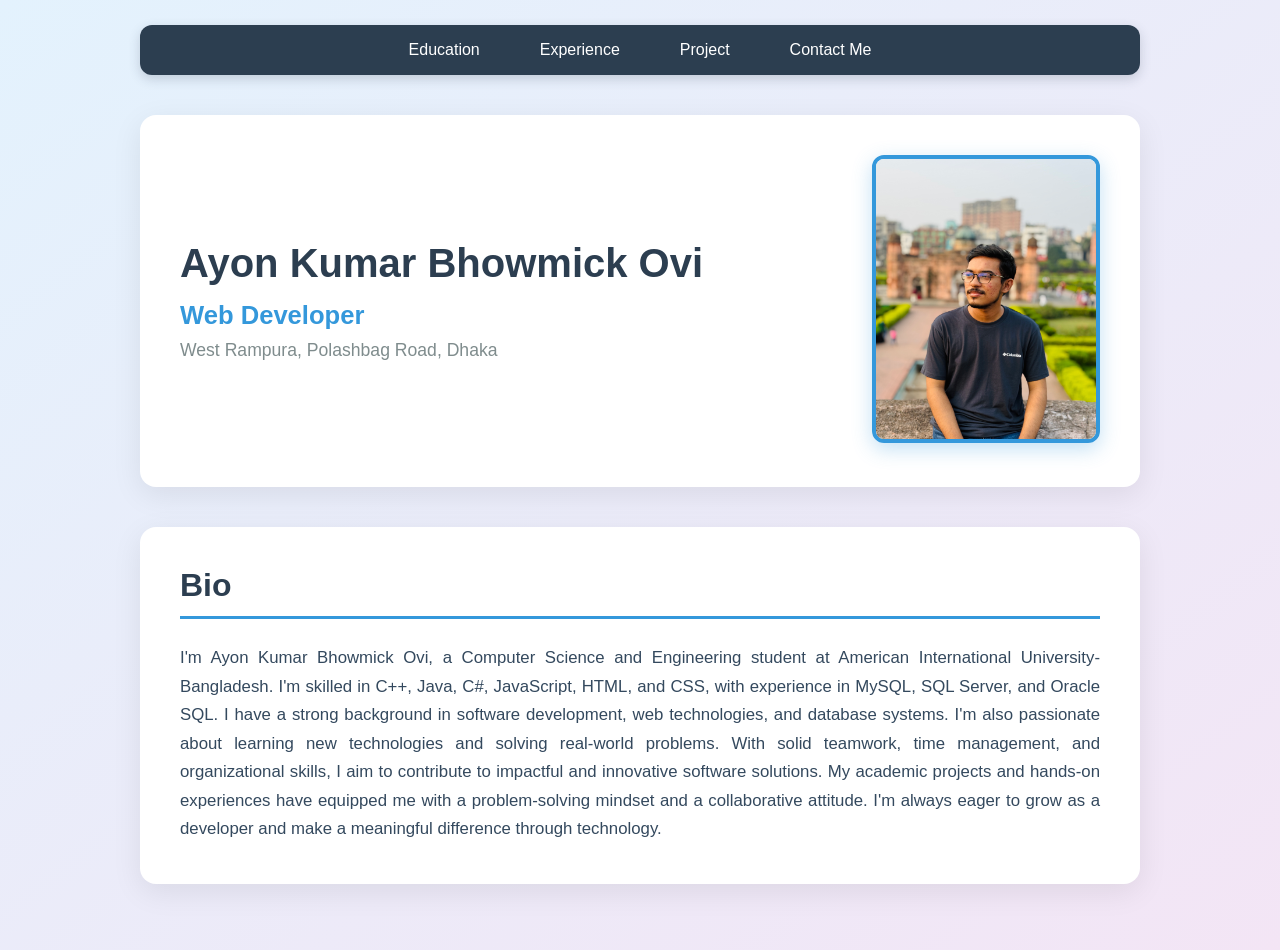
<file: Portfolio/index.html>
<!DOCTYPE html>
<html>
<head>
    <title>My Portfolio</title>
    <link rel="stylesheet" href="/Portfolio/style.css">

</head>

<body>
    <header>
      <nav>
        <ul>
            <li><a href="/Portfolio/HTML/Education.html">Education</a></li>
            <li><a href="/Portfolio/HTML/Experience.html">Experience</a></li>
            <li><a href="/Portfolio/HTML/Project.html">Project</a></li>
            <li><a href="/Portfolio/HTML/Contact Me.html">Contact Me</a></li>
        </ul>
      </nav>
    </header>
<main>
    
    <section class="introduction">
        <div class="intro-text">
            <h1>Ayon Kumar Bhowmick Ovi</h1>
            <h2>Web Developer</h2>
            <h3>West Rampura, Polashbag Road, Dhaka</h3>
        </div>
    <div class="intro-image">
            <img src="DATA/Ayon.jpeg" alt="Ayon Kumar Bhowmick" >
    </div>
       
    </section>

    <section class="bio">
        <h2>Bio</h2>
        <p>
            I'm Ayon Kumar Bhowmick Ovi, a Computer Science and Engineering student at
            American International University-Bangladesh. I'm skilled in C++, Java, C#,
            JavaScript, HTML, and CSS, with experience in MySQL, SQL Server, and Oracle SQL.
            I have a strong background in software development, web technologies, and database systems.
            I'm also passionate about learning new technologies and solving real-world problems.
            With solid teamwork, time management, and organizational skills, I aim to contribute to impactful
            and innovative software solutions. My academic projects and hands-on experiences have equipped
            me with a problem-solving mindset and a collaborative attitude. I'm always eager to grow as a developer and
            make a meaningful difference through technology.
        </p>
    </section>
</main>
</body>

</html>
</file>
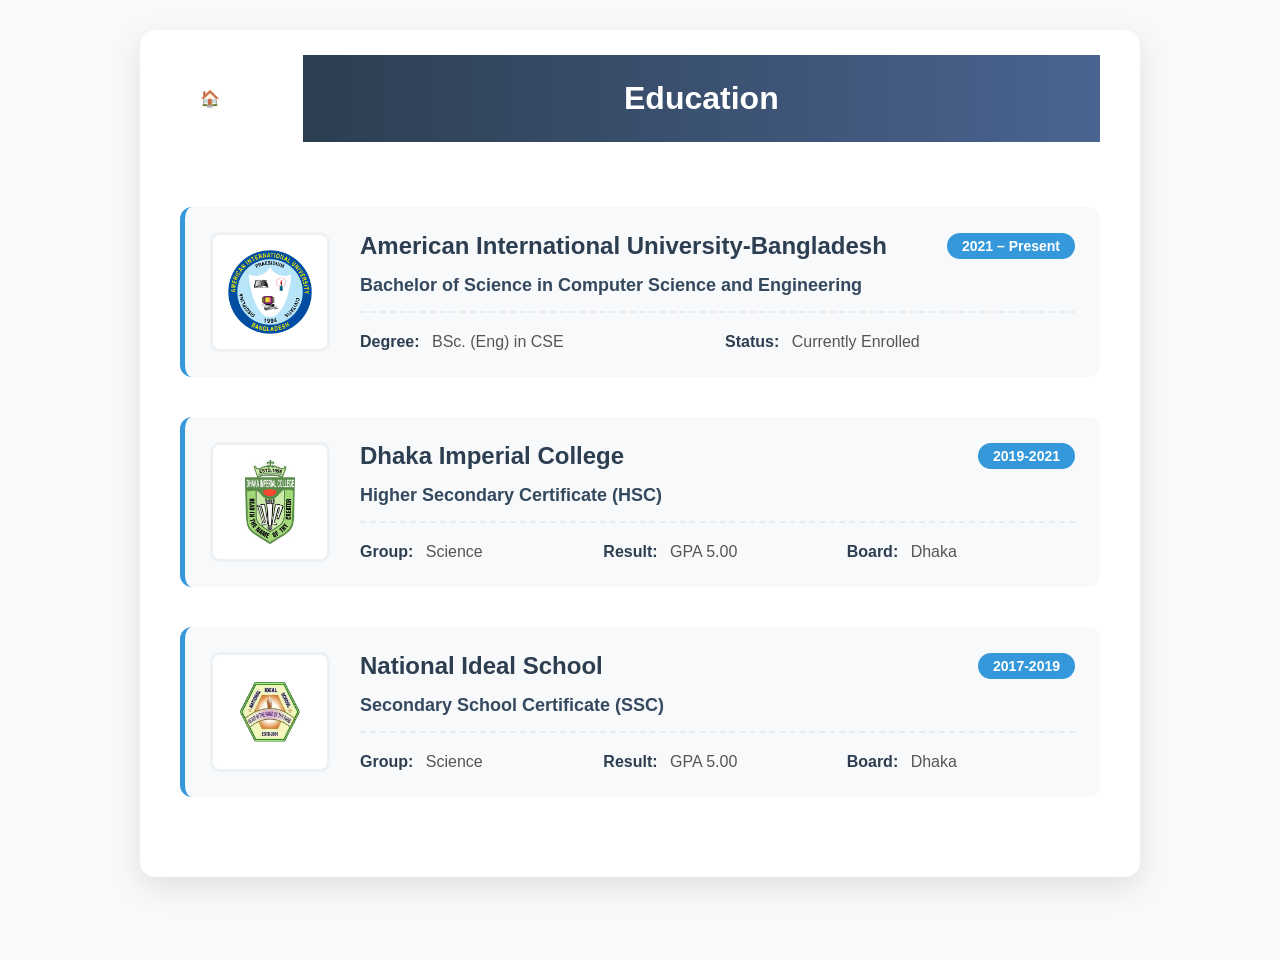
<file: Portfolio/HTML/Education.html>
<!DOCTYPE html>
<html lang="en">

<head>
    <meta charset="UTF-8">
    <meta name="viewport" content="width=device-width, initial-scale=1.0">
    <title>Education - My Portfolio</title>
    <link rel="stylesheet" href="/Portfolio/CSS/Education.css">
</head>

<body>
    
    <div class="education-container">
        <div class="education-header">
            <a href="/Portfolio/index.html" class="home-btn">🏠Home</a>
            <h1>Education</h1>
        </div>
        
        <div class="timeline">

            <!-- University -->
            <div class="timeline-item">
                <div class="timeline-content">
                    <div class="education-image">
                        <img src="../DATA/American_International_University-Bangladesh_Monogram.svg.png" alt="AIUB Logo"
                            class="logo">
                    </div>
                    <div class="education-info">
                        <div class="institution-header">
                            <h2>
                                <a href="https://www.aiub.edu/" target="_blank">
                                   American International University-Bangladesh
                                </a>
                            </h2>
                            <span class="year">2021 – Present</span>
                        </div>
                        <h3>Bachelor of Science in Computer Science and Engineering</h3>
                        <div class="details">
                            <p><strong>Degree:</strong> BSc. (Eng) in CSE</p>
                            <!-- <p><strong>CGPA:</strong> 3.58/4.00</p> -->
                            <p><strong>Status:</strong> Currently Enrolled</p>
                        </div>
                    </div>
                </div>
            </div>

            <!-- College -->
            <div class="timeline-item">
                <div class="timeline-content">
                    <div class="education-image">
                        <img src="../DATA/Dhaka_Imperial_College LOGO.png" alt="Dhaka Imperial College Logo"
                            class="logo">
                    </div>
                    <div class="education-info">
                        <div class="institution-header">
                            <h2>Dhaka Imperial College</h2>
                            <span class="year">2019-2021</span>
                        </div>
                        <h3>Higher Secondary Certificate (HSC)</h3>
                        <div class="details">
                            <p><strong>Group:</strong> Science</p>
                            <p><strong>Result:</strong> GPA 5.00</p>
                            <p><strong>Board:</strong> Dhaka</p>
                        </div>
                    </div>
                </div>
            </div>

            <!-- School -->
            <div class="timeline-item">
                <div class="timeline-content">
                    <div class="education-image">
                        <img src="../DATA/Logo-transparent nis.png" alt="National Ideal School Logo" class="logo">
                    </div>
                    <div class="education-info">
                        <div class="institution-header">
                            <h2>National Ideal School</h2>
                            <span class="year">2017-2019</span>
                        </div>
                        <h3>Secondary School Certificate (SSC)</h3>
                        <div class="details">
                            <p><strong>Group:</strong> Science</p>
                            <p><strong>Result:</strong> GPA 5.00</p>
                            <p><strong>Board:</strong> Dhaka</p>
                        </div>
                    </div>
                </div>
            </div>

        </div>
    </div>
</body>

</html>
</file>
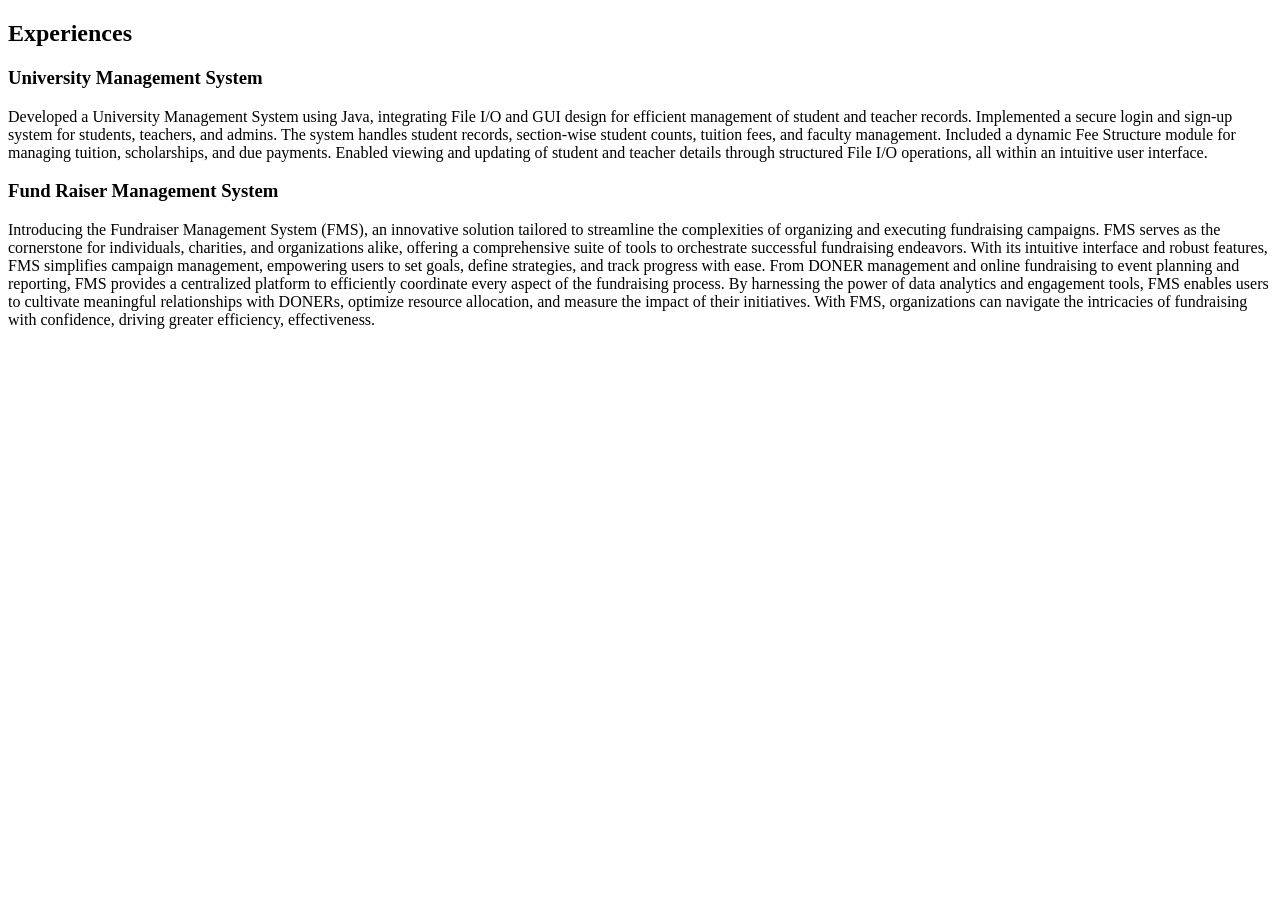
<file: Portfolio/HTML/Experience.html>
<!DOCTYPE html>
<html lang="en">

<head>
    <meta charset="UTF-8">
    <meta name="viewport" content="width=device-width, initial-scale=1.0">
    <title>Experience</title>
</head>

<body>
    <h2>Experiences</h2>
    <h3>University Management System</h3>
    <p>Developed a University Management System using Java, integrating File I/O and GUI design for efficient management
        of student and teacher records. Implemented a secure login and sign-up system for students, teachers, and
        admins. The system handles student records, section-wise student counts, tuition fees, and faculty management.
        Included a dynamic Fee Structure module for managing tuition, scholarships, and due payments. Enabled viewing
        and updating of student and teacher details through structured File I/O operations, all within an intuitive user
        interface.</p>
    <h3>Fund Raiser Management System</h3>
    <p>Introducing the Fundraiser Management System (FMS), an innovative solution tailored to streamline the
        complexities of organizing and executing fundraising campaigns. FMS serves as the cornerstone for individuals,
        charities, and organizations alike, offering a comprehensive suite of tools to orchestrate successful
        fundraising endeavors. With its intuitive interface and robust features, FMS simplifies campaign management,
        empowering users to set goals, define strategies, and track progress with ease. From DONER management and online
        fundraising to event planning and reporting, FMS provides a centralized platform to efficiently coordinate every
        aspect of the fundraising process. By harnessing the power of data analytics and engagement tools, FMS enables
        users to cultivate meaningful relationships with DONERs, optimize resource allocation, and measure the impact of
        their initiatives. With FMS, organizations can navigate the intricacies of fundraising with confidence, driving
        greater efficiency, effectiveness.
    </p>


</body>

</html>
</file>
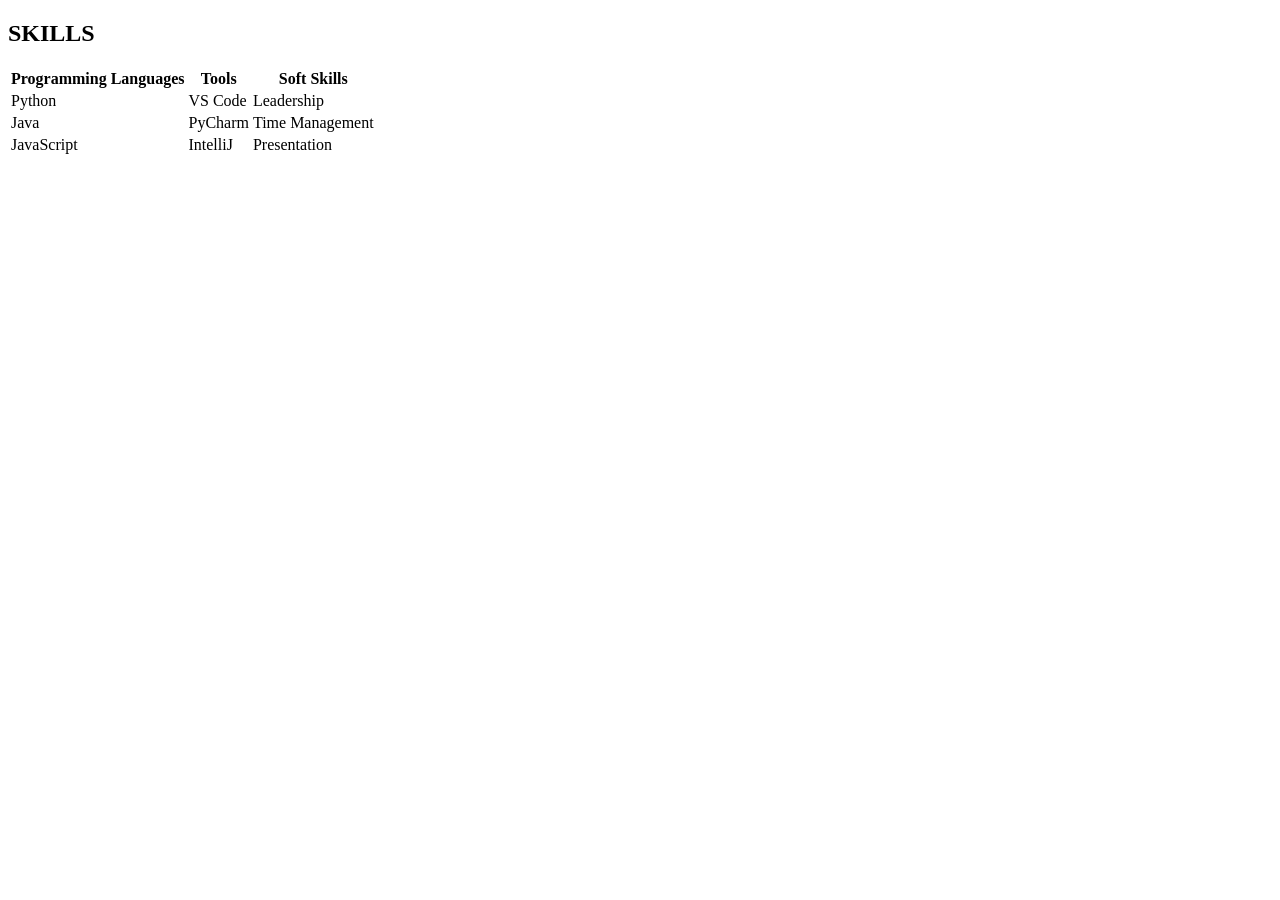
<file: Portfolio/HTML/Project.html>
<!DOCTYPE html>
<html lang="en">

<head>
    <meta charset="UTF-8">
    <meta name="viewport" content="width=device-width, initial-scale=1.0">
    <title>Skills</title>
</head>

<body>

    <h2>SKILLS</h2>
    <table>
        <tr>
            <th>Programming Languages</th>
            <th>Tools</th>
            <th>Soft Skills</th>
        </tr>
        <tr>
            <td> Python </td>
            <td> VS Code </td>
            <td> Leadership </td>
        </tr>
        <tr>
            <td> Java </td>
            <td> PyCharm </td>
            <td> Time Management </td>
        </tr>
        <tr>
            <td> JavaScript </td>
            <td> IntelliJ </td>
            <td> Presentation </td>
        </tr>
    </table>



</body>

</html>
</file>
<file: Portfolio/style.css>
/* Simple and Clean Portfolio CSS */
body {
    font-family: 'Segoe UI', Tahoma, Geneva, Verdana, sans-serif;
    background: linear-gradient(to bottom right, #e3f2fd, #f3e5f5);
    padding: 25px;
    margin: 0 auto;
    max-width: 1000px;
    min-height: 100vh;
}

/* Navigation - Clean Blue */
nav ul {
    display: flex;
    border-radius: 12px;
    list-style: none;
    background: #2c3e50;
    justify-content: center;
    padding: 0;
    margin: 0 0 40px 0;
    box-shadow: 0 4px 12px rgba(44, 62, 80, 0.2);
}

nav ul li {
    margin: 0;
}

nav ul a {
    display: block;
    text-decoration: none;
    color: white;
    padding: 16px 30px;
    font-size: 16px;
    font-weight: 500;
    /* transition: background 0.3s; */
}

nav ul a:hover {
    background: #3498db;
}

/* Introduction Section - Clean Card */
.introduction {
    display: flex;
    align-items: center;
    gap: 50px;
    margin-bottom: 40px;
    padding: 40px;
    background: white;
    border-radius: 16px;
    box-shadow: 0 8px 30px rgba(0, 0, 0, 0.08);
}

/* Picture on Right */
.intro-image {
    order: 2;
}

.intro-image img {
    width: 220px;
    height: 280px;
    border-radius: 12px;
    border: 4px solid #3498db;
    box-shadow: 0 6px 20px rgba(52, 152, 219, 0.3);
}

/* Text on Left */
.intro-text {
    flex: 1;
}

.intro-text h1 {
    color: #2c3e50;
    font-size: 2.5rem;
    margin: 0 0 15px 0;
    font-weight: 700;
}

.intro-text h2 {
    color: #3498db;
    font-size: 1.6rem;
    margin: 0 0 10px 0;
    font-weight: 600;
}

.intro-text h3 {
    color: #7f8c8d;
    font-size: 1.1rem;
    margin: 0;
    font-weight: 400;
}

/* Bio Section */
.bio {
    background: white;
    padding: 40px;
    border-radius: 16px;
    box-shadow: 0 8px 30px rgba(0, 0, 0, 0.08);
}

.bio h2 {
    color: #2c3e50;
    font-size: 2rem;
    margin: 0 0 25px 0;
    padding-bottom: 12px;
    border-bottom: 3px solid #3498db;
    font-weight: 600;
}

.bio p {
    line-height: 1.7;
    font-size: 1.05rem;
    color: #34495e;
    margin: 0;
    text-align: justify;
}
</file>
<file: Portfolio/CSS/Education.css>
body {
    margin: 0;
}

h1,h2,h3,p {
    margin-top: 0;
    margin-bottom: 10px;
}

div {
    box-sizing: border-box;
}

body {
    font-family: Arial, Helvetica, sans-serif;
    background-color: rgb(248, 249, 250);
    min-height: 100vh;
    padding: 30px;
}

.education-container {
    max-width: 1000px;
    margin: 0 auto;
    background: rgb(255, 255, 255);
    border-radius: 15px;
    box-shadow: 0 10px 30px rgba(0, 0, 0, 0.1);
    overflow: hidden;
}

h1 {
    background: linear-gradient(90deg, rgb(44, 62, 80), rgb(74, 100, 145));
    color: rgb(255, 255, 255);
    text-align: center;
    padding: 25px 40px;
    font-size: 32px;
    font-weight: bold;
    margin-bottom: 0;
}


.timeline {
    padding: 40px;
}

.timeline-item {
    margin-bottom: 40px;
    position: relative;
}


.timeline-content {
    display: flex;
    align-items: flex-start;
    gap: 30px;
    background: rgb(248, 249, 250);
    padding: 25px;
    border-radius: 12px;
    border-left: 5px solid rgb(52, 152, 219);
}

.timeline-content:hover {
    background: rgb(255, 255, 255);
    box-shadow: 0 8px 25px rgba(0, 0, 0, 0.1);
}


.education-image {
    flex-shrink: 0;
    width: 120px;
    height: 120px;
    background: rgb(255, 255, 255);
    border-radius: 10px;
    padding: 15px;
    border: 3px solid rgba(233, 236, 239, 0.74);
    display: flex;
    align-items: center;
    justify-content: center;
}

.logo {
    max-width: 100%;
    max-height: 100%;
    object-fit: contain;
}


.education-info {
    flex: 1;
}

.institution-header {
    display: flex;
    justify-content: space-between;
    align-items: center;
    margin-bottom: 15px;
    flex-wrap: wrap;
    gap: 10px;
}

.institution-header h2 {
    color: rgb(44, 62, 80);
    font-size: 24px;
    font-weight: bold;
    margin: 0;
}


.institution-header h2 a {
    color: rgb(44, 62, 80);
    text-decoration: none;
}

.institution-header h2 a:hover {
    color: rgb(52, 152, 219);
}

.year {
    background: rgb(52, 152, 219);
    color: rgb(255, 255, 255);
    padding: 5px 15px;
    border-radius: 20px;
    font-size: 14px;
    font-weight: bold;
}

.education-info h3 {
    color: rgb(52, 73, 94);
    font-size: 18px;
    font-weight: bold;
    margin-bottom: 20px;
    padding-bottom: 15px;
    border-bottom: 2px dashed rgb(233, 236, 239);
}

.details {
    display: flex;
    flex-wrap: wrap;
    gap: 15px;
}

.details p {
    flex: 1;
    min-width: 200px;
    margin: 0;
    color: rgb(85, 85, 85);
    font-size: 16px;
}

.details strong {
    color: rgb(44, 62, 80);
    font-weight: bold;
    margin-right: 8px;
}

.education-header {
    background: linear-gradient(90deg, rgb(44, 62, 80)); 
    color: white;
    padding: 25px 40px;
    display: flex;
    align-items: center;
    position: relative;
}

.home-btn {
    color: white;
    text-decoration: none;
    font-size: 16px;
    background: rgba(255, 255, 255, 0.2);
    padding: 10px 20px;
    border-radius: 25px;
    display: flex;
    align-items: center;
    justify-content: center;
    margin-right: 20px;
   
}


.home-btn:hover {
    background: rgba(52, 152, 219, 0.8);
}


.education-header h1 {
    margin: 0;
    font-size: 32px;
    font-weight: bold;
    text-align: center;
    flex: 1;
}
</file>
